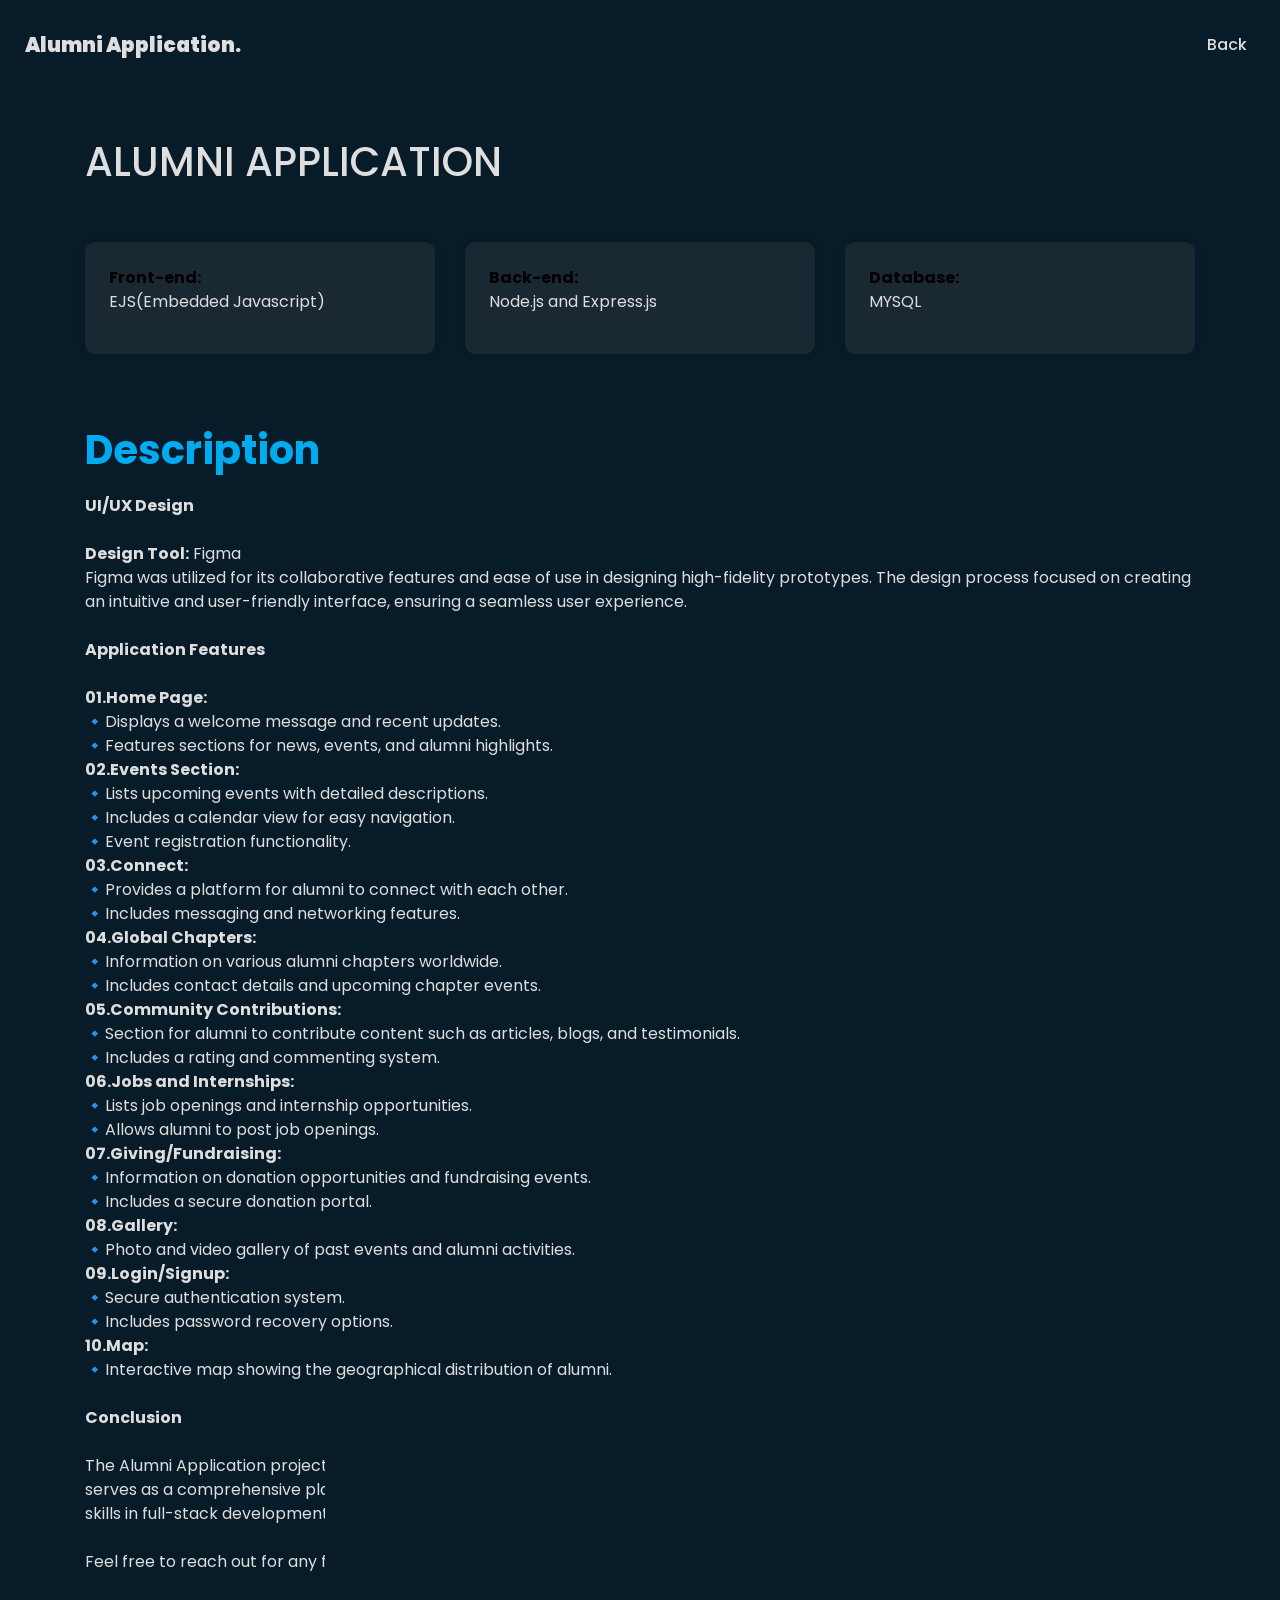
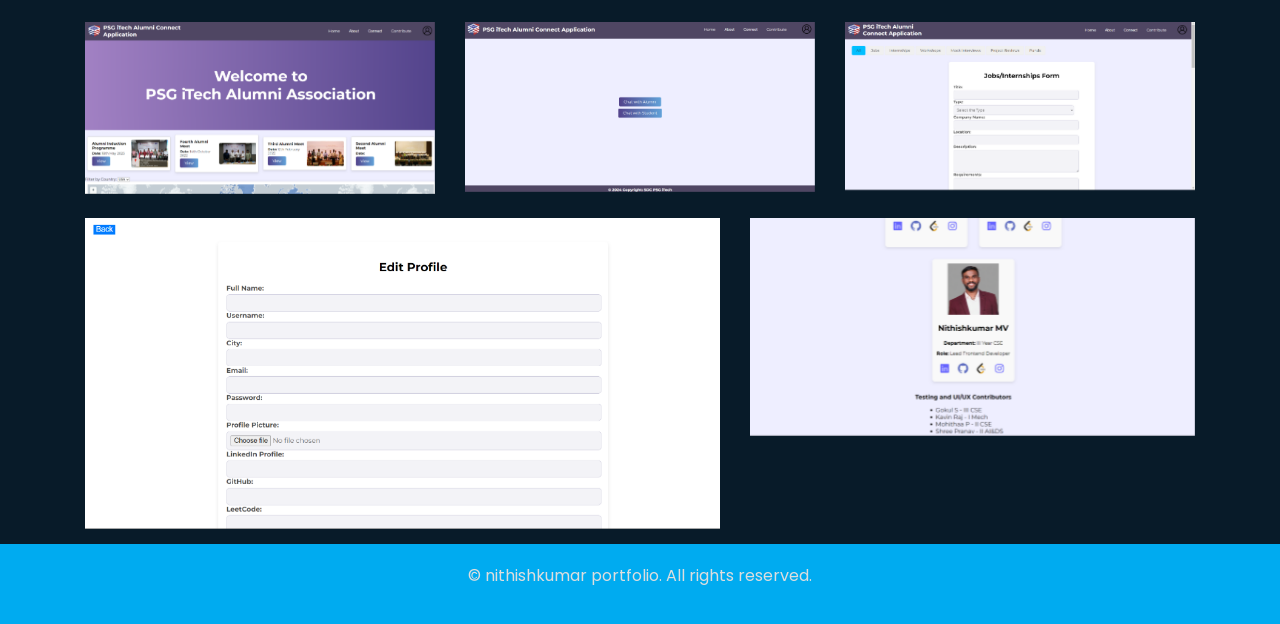
<file: experience/exp_collaborative1.html>
<!DOCTYPE html>
<html lang="en">
<head>
    <meta charset="UTF-8">
    <meta name="viewport" content="width=device-width, initial-scale=1.0">
    <title>Nithishkumar MV Portfolio</title>
    <link href="https://stackpath.bootstrapcdn.com/bootstrap/4.5.2/css/bootstrap.min.css" rel="stylesheet">
    <link rel="stylesheet" href="../css/projectstyle.css">
    <link href="https://fonts.googleapis.com/css2?family=Montserrat:wght@400;700&family=Poppins:wght@300;400;700&display=swap" rel="stylesheet">
    <link rel="stylesheet" href="https://cdnjs.cloudflare.com/ajax/libs/animate.css/4.1.1/animate.min.css"/>
    


</head>

    <!-- Navbar -->
    <nav class="navbar navbar-expand-lg navbar-dark bg-dark">
        <a class="navbar-brand" href="../experience/exp_collaborative1.html"><b>Alumni Application.</b></a>
        <button class="navbar-toggler" type="button" data-toggle="collapse" data-target="#navbarNav" aria-controls="navbarNav" aria-expanded="false" aria-label="Toggle navigation">
            <span class="navbar-toggler-icon"></span>
        </button>
        <div class="collapse navbar-collapse" id="navbarNav">
            <ul class="navbar-nav ml-auto">
                <li class="nav-item"><a class="nav-link" href="../index.html#experience">Back</a></li>
            </ul>
        </div>
    </nav>

    <!--Project title-->
    <section id="title" class="container mt-5 mb-5 animate__animated animate__fadeInLeft">
        <h1>ALUMNI APPLICATION</h1></a>
    </section>

    <!-- Language USed Section -->
    <section id="language" class="container mt-5 mb-5 ">
        <div class="row languageused">
            <div class="col-md-4">
                <div class="project-card animate__animated animate__backInLeft">
                    <strong>Front-end:</strong><p>EJS(Embedded Javascript)</p>
                </div>            
            </div>
            <div class="col-md-4">
                <div class="project-card animate__animated animate__backInDown">
                    <strong>Back-end:</strong><p>Node.js and Express.js</p>
                </div>            
            </div>
            <div class="col-md-4">
                <div class="project-card animate__animated animate__backInRight">
                    <strong>Database:</strong><p>MYSQL</p>
                </div>            
            </div>
        </div>
    </section>
    <!-- Description Section -->
    <!-- Description Section -->
    <section id="description" class="container mt-5 mb-5 animate__animated animate__fadeIn">
        <h2>Description</h2>
        <p>
            <b>UI/UX Design</b><br><br>
            <b>Design Tool:</b> Figma<br>
            
            Figma was utilized for its collaborative features and ease of use in designing high-fidelity prototypes. The design process focused on creating an intuitive and user-friendly interface, ensuring a seamless user experience.
            <br><br>
            <!--application feature-->
            <b>Application Features</b><br><br>
           <b> 01.Home Page:</b><br>
            
            🔹Displays a welcome message and recent updates.<br>
            🔹Features sections for news, events, and alumni highlights.<br>
            <b>02.Events Section:</b><br>
            
            🔹Lists upcoming events with detailed descriptions.<br>
            🔹Includes a calendar view for easy navigation.<br>
            🔹Event registration functionality.<br>
           <b> 03.Connect:</b><br>
            
            🔹Provides a platform for alumni to connect with each other.<br>
            🔹Includes messaging and networking features.<br>
            <b>04.Global Chapters:</b><br>
            
            🔹Information on various alumni chapters worldwide.<br>
            🔹Includes contact details and upcoming chapter events.<br>
            <b>05.Community Contributions:</b><br>
            
            🔹Section for alumni to contribute content such as articles, blogs, and testimonials.<br>
            🔹Includes a rating and commenting system.<br>
            <b>06.Jobs and Internships:</b>
            <br>
           🔹Lists job openings and internship opportunities.<br>
           🔹Allows alumni to post job openings.<br>
            <b>07.Giving/Fundraising:</b><br>
            
           🔹Information on donation opportunities and fundraising events.<br>
           🔹Includes a secure donation portal.<br>
            <b>08.Gallery:</b><br>
            
            🔹Photo and video gallery of past events and alumni activities.<br>
            <b>09.Login/Signup:</b><br>
            
            🔹Secure authentication system.<br>
            🔹Includes password recovery options.<br>
            <b>10.Map:</b><br>
            
            🔹Interactive map showing the geographical distribution of alumni.<br><br>

            <b>Conclusion</b><br><br>
            The Alumni Application project showcases the effective use of EJS for dynamic web content and Figma for UI/UX design. The application serves as a comprehensive platform for alumni engagement, providing valuable resources and opportunities. This project exemplifies my skills in full-stack development and design, making it a valuable addition to my professional portfolio.
            <br><br>
            Feel free to reach out for any further details or collaboration opportunities.</p>
    </section>

    <!--Image layout section-->
    <div class="container mt-5 animate__animated animate__zoomInDown">
        <div class="row">
            <div class="col-md-4 mb-4">
                <div class="gallery-item ">
                    <img src="../images/gallery/a1.png" alt="Image 1" class="img-fluid zoom-img">
                </div>
            </div>
            <div class="col-md-4 mb-4">
                <div class="gallery-item">
                    <img src="../images/gallery/a2.png" alt="Image 2" class="img-fluid zoom-img">
                </div>
            </div>
            <div class="col-md-4 mb-4">
                <div class="gallery-item">
                    <img src="../images/gallery/a3.png" alt="Image 3" class="img-fluid zoom-img">
                </div>
            </div>
            <div class="col-md-7 mb-3">
                <div class="gallery-item">
                    <img src="../images/gallery/a4.png" alt="Image 3" class="img-fluid zoom-img">
                </div>
            </div>
            <div class="col-md-5 mb-4">
                <div class="gallery-item">
                    <img src="../images/gallery/a5.png" alt="Image 3" class="img-fluid zoom-img">
                </div>
            </div>
        </div>
    </div>

    <script src="https://code.jquery.com/jquery-3.5.1.slim.min.js"></script>
    <script src="https://cdn.jsdelivr.net/npm/@popperjs/core@2.5.4/dist/umd/popper.min.js"></script>
    <script src="https://stackpath.bootstrapcdn.com/bootstrap/4.5.2/js/bootstrap.min.js"></script>
    
    <footer id="footer">
        <p>&copy; nithishkumar portfolio. All rights reserved.</p>
    </footer>
    
</body>
</html>
</file>
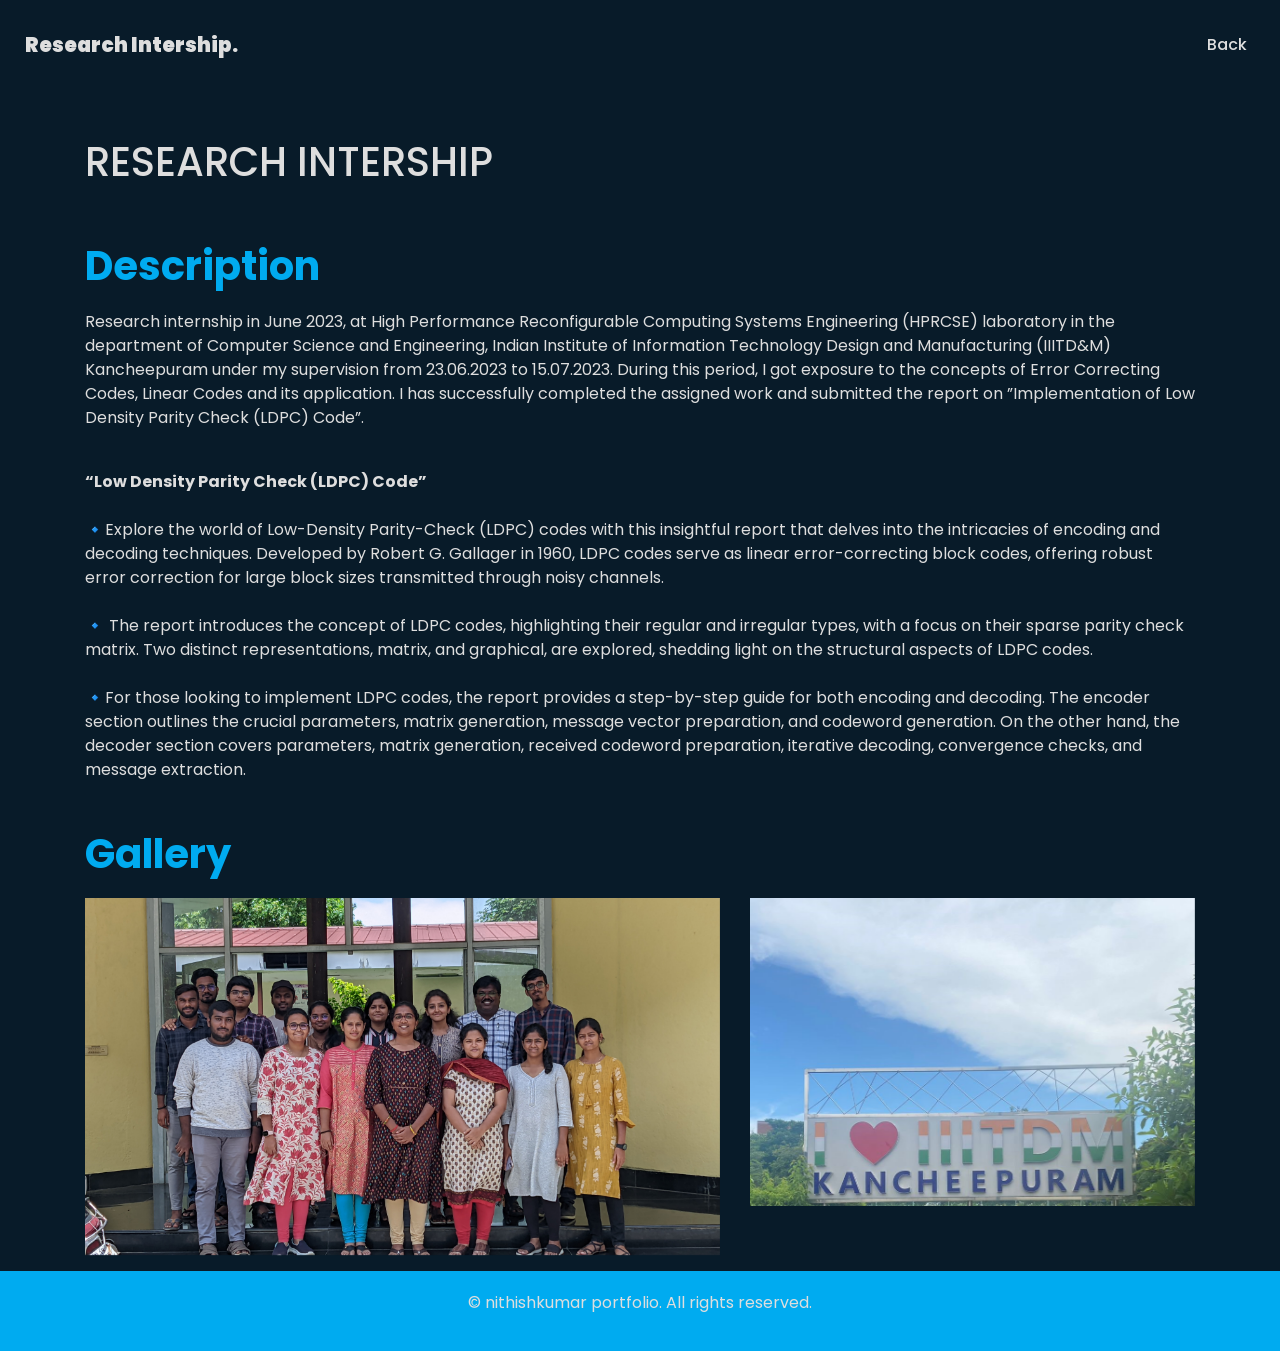
<file: experience/exp_researchintership.html>
<!DOCTYPE html>
<html lang="en">
<head>
    <meta charset="UTF-8">
    <meta name="viewport" content="width=device-width, initial-scale=1.0">
    <title>Nithishkumar MV Portfolio</title>
    <link href="https://stackpath.bootstrapcdn.com/bootstrap/4.5.2/css/bootstrap.min.css" rel="stylesheet">
    <link rel="stylesheet" href="../css/projectstyle.css">
    <link href="https://fonts.googleapis.com/css2?family=Montserrat:wght@400;700&family=Poppins:wght@300;400;700&display=swap" rel="stylesheet">
    <link rel="stylesheet" href="https://cdnjs.cloudflare.com/ajax/libs/animate.css/4.1.1/animate.min.css"/>
    


</head>

    <!-- Navbar -->
    <nav class="navbar navbar-expand-lg navbar-dark bg-dark">
        <a class="navbar-brand" href="../experience/exp_researchintership.html"><b>Research Intership.</b></a>
        <button class="navbar-toggler" type="button" data-toggle="collapse" data-target="#navbarNav" aria-controls="navbarNav" aria-expanded="false" aria-label="Toggle navigation">
            <span class="navbar-toggler-icon"></span>
        </button>
        <div class="collapse navbar-collapse" id="navbarNav">
            <ul class="navbar-nav ml-auto">
                <li class="nav-item"><a class="nav-link" href="../index.html#experience">Back</a></li>
            </ul>
        </div>
    </nav>

    <!--Project title-->
    <section id="title" class="container mt-5 mb-5 animate__animated animate__fadeInLeft">
        <h1>RESEARCH INTERSHIP</h1></a>
    </section>

    <!-- Language USed Section -->
   <!--<section id="language" class="container mt-5 mb-5 animate__animated animate__fadeInRight">
        <div class="row languageused">
            <div class="col-md-4">
                <div class="project-card">
                    <strong>Front-end:</strong><p>EJS(Embedded Javascript)</p>
                </div>            
            </div>
            <div class="col-md-4">
                <div class="project-card">
                    <strong>Back-end:</strong><p>Node.js and Express.js</p>
                </div>            
            </div>
            <div class="col-md-4">
                <div class="project-card">
                    <strong>Database:</strong><p>MYSQL</p>
                </div>            
            </div>
        </div>
    </section>-->
    <!-- Description Section -->
    <section id="description" class="container mt-5 mb-5 animate__animated animate__fadeIn">
        <h2>Description</h2>
        <p>Research internship in June 2023, at High Performance
            Reconfigurable Computing Systems Engineering (HPRCSE) laboratory in the department of
            Computer Science and Engineering, Indian Institute of Information Technology Design and
            Manufacturing (IIITD&M) Kancheepuram under my supervision from 23.06.2023 to
            15.07.2023. During this period, I got exposure to the concepts of Error Correcting Codes,
            Linear Codes and its application. I has successfully completed the assigned work and submitted the report on
            ”Implementation of Low Density Parity Check (LDPC) Code”.</p>
        <p><br><b>“Low Density Parity Check (LDPC) Code”</b><br><br>🔹Explore the world of Low-Density Parity-Check (LDPC) codes with this insightful report that
            delves into the intricacies of encoding and decoding techniques. Developed by Robert G. Gallager in
            1960, LDPC codes serve as linear error-correcting block codes, offering robust error correction for
            large block sizes transmitted through noisy channels.<br><br>
            🔹 The report introduces the concept of LDPC codes, highlighting their regular and irregular types,
            with a focus on their sparse parity check matrix. Two distinct representations, matrix, and graphical,
            are explored, shedding light on the structural aspects of LDPC codes.<br><br>                                                   
            🔹For those looking to implement LDPC codes, the report provides a step-by-step guide for both
            encoding and decoding. The encoder section outlines the crucial parameters, matrix generation,
            message vector preparation, and codeword generation. On the other hand, the decoder section covers
            parameters, matrix generation, received codeword preparation, iterative decoding, convergence
            checks, and message extraction.</p>
    </section>

    <!--Image layout section-->
    <div id="Gallery" class="container mt-5 animate__animated animate__zoomInDown">
        <h2>Gallery</h2>
        <div class="row">
            <div class="col-md-7 mb-3">
                <div class="gallery-item">
                    <img src="../images/gallery/k2.jpg" alt="Image 3" class="img-fluid zoom-img">
                </div>
            </div>
            <div class="col-md-5 mb-4">
                <div class="gallery-item">
                    <img src="../images/gallery/k1.jpg" alt="Image 3" class="img-fluid zoom-img">
                </div>
            </div>
        </div>
    </div>

    <script src="https://code.jquery.com/jquery-3.5.1.slim.min.js"></script>
    <script src="https://cdn.jsdelivr.net/npm/@popperjs/core@2.5.4/dist/umd/popper.min.js"></script>
    <script src="https://stackpath.bootstrapcdn.com/bootstrap/4.5.2/js/bootstrap.min.js"></script>
    
    <footer id="footer">
        <p>&copy; nithishkumar portfolio. All rights reserved.</p>
    </footer>
    
</body>
</html>
</file>
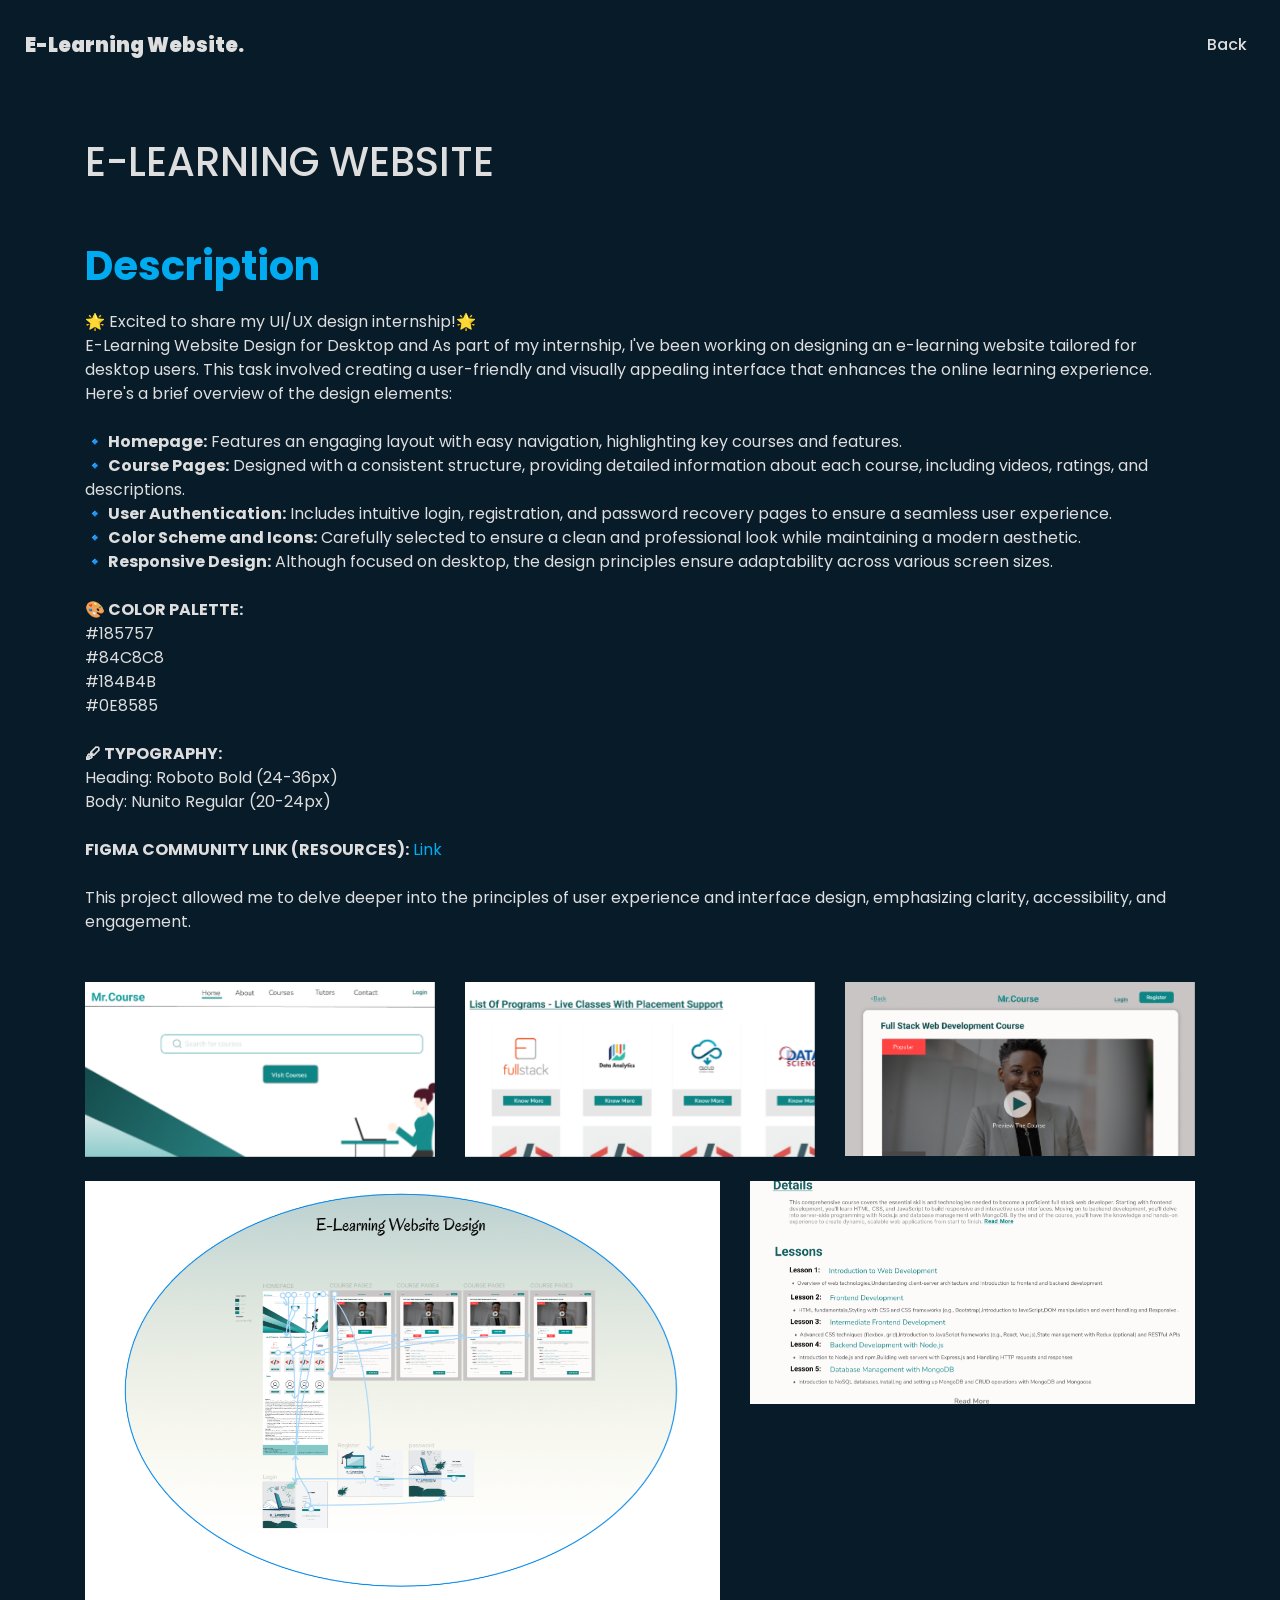
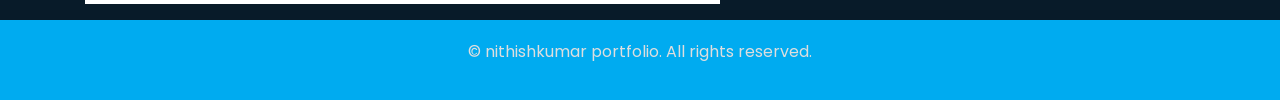
<file: experience/exp_uiux1.html>
<!DOCTYPE html>
<html lang="en">
<head>
    <meta charset="UTF-8">
    <meta name="viewport" content="width=device-width, initial-scale=1.0">
    <title>Nithishkumar MV Portfolio</title>
    <link href="https://stackpath.bootstrapcdn.com/bootstrap/4.5.2/css/bootstrap.min.css" rel="stylesheet">
    <link rel="stylesheet" href="../css/projectstyle.css">
    <link href="https://fonts.googleapis.com/css2?family=Montserrat:wght@400;700&family=Poppins:wght@300;400;700&display=swap" rel="stylesheet">
    <link rel="stylesheet" href="https://cdnjs.cloudflare.com/ajax/libs/animate.css/4.1.1/animate.min.css"/>
    


</head>

    <!-- Navbar -->
    <nav class="navbar navbar-expand-lg navbar-dark bg-dark">
        <a class="navbar-brand" href="../experience/exp_uiux1.html"><b>E-Learning Website.</b></a>
        <button class="navbar-toggler" type="button" data-toggle="collapse" data-target="#navbarNav" aria-controls="navbarNav" aria-expanded="false" aria-label="Toggle navigation">
            <span class="navbar-toggler-icon"></span>
        </button>
        <div class="collapse navbar-collapse" id="navbarNav">
            <ul class="navbar-nav ml-auto">
                <li class="nav-item"><a class="nav-link" href="../index.html#experience">Back</a></li>
            </ul>
        </div>
    </nav>

    <!--Project title-->
    <section id="title" class="container mt-5 mb-5 animate__animated animate__fadeInLeft">
        <h1>E-LEARNING WEBSITE</h1></a>
    </section>

    <!-- Language USed Section -->
    <!--<section id="language" class="container mt-5 mb-5 animate__animated animate__fadeInRight">
        <div class="row languageused">
            <div class="col-md-4">
                <div class="project-card">
                    <strong>Front-end:</strong><p>EJS(Embedded Javascript)</p>
                </div>            
            </div>
            <div class="col-md-4">
                <div class="project-card">
                    <strong>Back-end:</strong><p>EJS(Embedded Javascript)</p>
                </div>            
            </div>
            <div class="col-md-4">
                <div class="project-card">
                    <strong>Database:</strong><p>EJS(Embedded Javascript)</p>
                </div>            
            </div>
        </div>
    </section>-->
    <!-- Description Section -->
    <section id="description" class="container mt-5 mb-5 animate__animated animate__fadeIn">
        <h2>Description</h2>
        <p>🌟 Excited to share my UI/UX design internship!🌟<br>E-Learning Website Design for Desktop and As part of my internship, I've been working on designing an e-learning website tailored for desktop users. This task involved creating a user-friendly and visually appealing interface that enhances the online learning experience. Here's a brief overview of the design elements:
           <br> <br><b>🔹 Homepage:</b> Features an engaging layout with easy navigation, highlighting key courses and features.
            
            <br><b>🔹 Course Pages:</b> Designed with a consistent structure, providing detailed information about each course, including videos, ratings, and descriptions.
            
            <br><b>🔹 User Authentication:</b> Includes intuitive login, registration, and password recovery pages to ensure a seamless user experience.
            
            <br><b>🔹 Color Scheme and Icons:</b> Carefully selected to ensure a clean and professional look while maintaining a modern aesthetic.
            
            <br><b>🔹 Responsive Design:</b> Although focused on desktop, the design principles ensure adaptability across various screen sizes.
            
            <br><br><b>🎨 COLOR PALETTE:</b>
            <br>#185757<br>#84C8C8<br>#184B4B<br>#0E8585
           <br><br> 
            <b>🖋 TYPOGRAPHY:</b>
            <br> Heading: Roboto Bold (24-36px)
            <br> Body: Nunito Regular (20-24px)
            
            <br> <br> <b>FIGMA COMMUNITY LINK (RESOURCES):</b>
            <a href="https://www.figma.com/community/file/1342917723839530890/e-learning-websitetask-1" target="_blank" style="color: #00abf0;">Link</a>
            
            <br> <br> This project allowed me to delve deeper into the principles of user experience and interface design, emphasizing clarity, accessibility, and engagement.</p>
    </section>

    <!--Image layout section-->
    <div class="container mt-5 animate__animated animate__zoomInDown">
        <div class="row">
            <div class="col-md-4 mb-4">
                <div class="gallery-item ">
                    <img src="../images/gallery/uiux2.png" alt="Image 1" class="img-fluid zoom-img">
                </div>
            </div>
            <div class="col-md-4 mb-4">
                <div class="gallery-item">
                    <img src="../images/gallery/uiux3.png" alt="Image 2" class="img-fluid zoom-img">
                </div>
            </div>
            <div class="col-md-4 mb-4">
                <div class="gallery-item">
                    <img src="../images/gallery/uiux4.png" alt="Image 3" class="img-fluid zoom-img">
                </div>
            </div>
            <div class="col-md-7 mb-3">
                <div class="gallery-item">
                    <img src="../images/gallery/uiux1.png" alt="Image 3" class="img-fluid zoom-img">
                </div>
            </div>
            <div class="col-md-5 mb-4">
                <div class="gallery-item">
                    <img src="../images/gallery/uiux5.png" alt="Image 3" class="img-fluid zoom-img">
                </div>
            </div>
        </div>
    </div>

    <script src="https://code.jquery.com/jquery-3.5.1.slim.min.js"></script>
    <script src="https://cdn.jsdelivr.net/npm/@popperjs/core@2.5.4/dist/umd/popper.min.js"></script>
    <script src="https://stackpath.bootstrapcdn.com/bootstrap/4.5.2/js/bootstrap.min.js"></script>
    
    <footer id="footer">
        <p>&copy; nithishkumar portfolio. All rights reserved.</p>
    </footer>
    
</body>
</html>
</file>
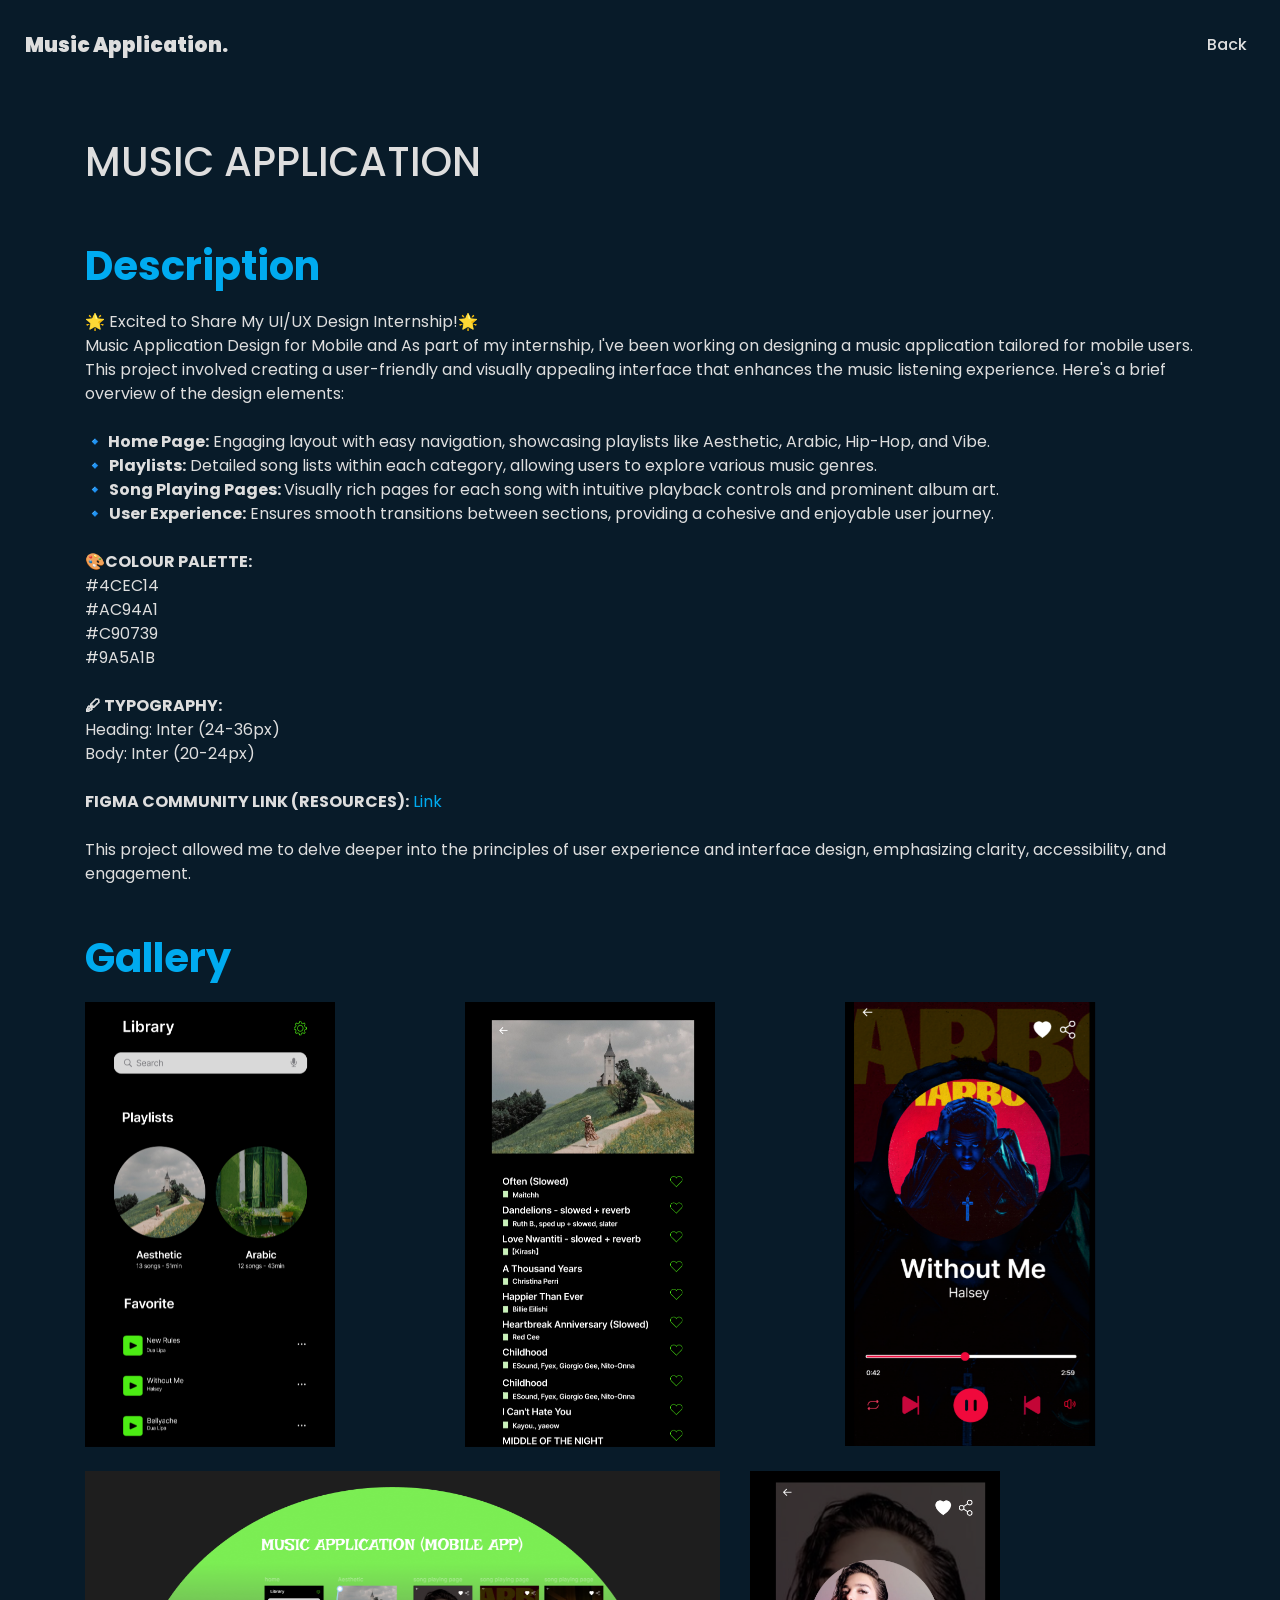
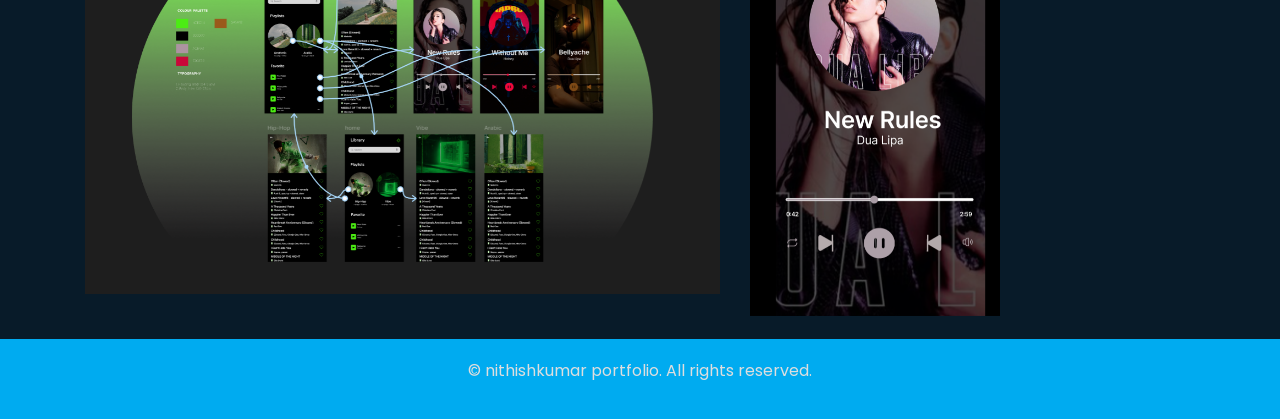
<file: experience/exp_uiux2.html>
<!DOCTYPE html>
<html lang="en">
<head>
    <meta charset="UTF-8">
    <meta name="viewport" content="width=device-width, initial-scale=1.0">
    <title>Nithishkumar MV Portfolio</title>
    <link href="https://stackpath.bootstrapcdn.com/bootstrap/4.5.2/css/bootstrap.min.css" rel="stylesheet">
    <link rel="stylesheet" href="../css/projectstyle.css">
    <link href="https://fonts.googleapis.com/css2?family=Montserrat:wght@400;700&family=Poppins:wght@300;400;700&display=swap" rel="stylesheet">
    <link rel="stylesheet" href="https://cdnjs.cloudflare.com/ajax/libs/animate.css/4.1.1/animate.min.css"/>
    


</head>

    <!-- Navbar -->
    <nav class="navbar navbar-expand-lg navbar-dark bg-dark">
        <a class="navbar-brand" href="../experience/exp_uiux2.html"><b>Music Application.</b></a>
        <button class="navbar-toggler" type="button" data-toggle="collapse" data-target="#navbarNav" aria-controls="navbarNav" aria-expanded="false" aria-label="Toggle navigation">
            <span class="navbar-toggler-icon"></span>
        </button>
        <div class="collapse navbar-collapse" id="navbarNav">
            <ul class="navbar-nav ml-auto">
                <li class="nav-item"><a class="nav-link" href="../index.html#experience">Back</a></li>
            </ul>
        </div>
    </nav>

    <!--Project title-->
    <section id="title" class="container mt-5 mb-5 animate__animated animate__fadeInLeft">
        <h1>MUSIC APPLICATION</h1></a>
    </section>

    <!-- Language USed Section -->
    <!--<section id="language" class="container mt-5 mb-5 animate__animated animate__fadeInRight">
        <div class="row languageused">
            <div class="col-md-4">
                <div class="project-card">
                    <strong>Front-end:</strong><p>EJS(Embedded Javascript)</p>
                </div>            
            </div>
            <div class="col-md-4">
                <div class="project-card">
                    <strong>Back-end:</strong><p>EJS(Embedded Javascript)</p>
                </div>            
            </div>
            <div class="col-md-4">
                <div class="project-card">
                    <strong>Database:</strong><p>EJS(Embedded Javascript)</p>
                </div>            
            </div>
        </div>
    </section>-->
    <!-- Description Section -->
    <section id="description" class="container mt-5 mb-5 animate__animated animate__fadeIn">
        <h2>Description</h2>
        <p>
            🌟 Excited to Share My UI/UX Design Internship!🌟
            <br>Music Application Design for Mobile and As part of my internship, I've been working on designing a music application tailored for mobile users. This project involved creating a user-friendly and visually appealing interface that enhances the music listening experience. Here's a brief overview of the design elements:
        
            <br> <br><b>🔹 Home Page:</b> Engaging layout with easy navigation, showcasing playlists like Aesthetic, Arabic, Hip-Hop, and Vibe.
            <br>🔹 <b>Playlists:</b> Detailed song lists within each category, allowing users to explore various music genres.
            <br>🔹 <b>Song Playing Pages: </b>Visually rich pages for each song with intuitive playback controls and prominent album art.
            <br>🔹 <b>User Experience:</b> Ensures smooth transitions between sections, providing a cohesive and enjoyable user journey.
            <br><br><b>🎨COLOUR PALETTE:</b>
            <br>#4CEC14<br>#AC94A1<br>#C90739<br>#9A5A1B
            <br><br><b>🖋 TYPOGRAPHY:</b>
            <br>Heading: Inter (24-36px)<br>Body: Inter (20-24px)
            <br> <br> <b>FIGMA COMMUNITY LINK (RESOURCES):</b>
            <a href="https://www.figma.com/community/file/1342917723839530890/e-learning-websitetask-1" target="_blank" style="color: #00abf0;">Link</a>
            
            <br> <br> This project allowed me to delve deeper into the principles of user experience and interface design, emphasizing clarity, accessibility, and engagement.
        
        </p>

    </section>

    <!--Image layout section-->
    <div id="Gallery" class="container mt-5 animate__animated animate__zoomInDown">
        <h2>Gallery</h2>
        <div class="row">
            <div class="col-md-4 mb-4">
                <div class="gallery-item ">
                    <img src="../images/gallery/m1.png" width="250px" height="400px" alt="Image 1" class="img-fluid zoom-img">
                </div>
            </div>
            <div class="col-md-4 mb-4">
                <div class="gallery-item">
                    <img src="../images/gallery/m2.png"  width="250px" height="400px" alt="Image 2" class="img-fluid zoom-img">
                </div>
            </div>
            <div class="col-md-4 mb-4">
                <div class="gallery-item">
                    <img src="../images/gallery/m3.png"  width="250px" height="400px" alt="Image 3" class="img-fluid zoom-img">
                </div>
            </div>
            <div class="col-md-7 mb-3">
                <div class="gallery-item">
                    <img src="../images/gallery/m5.png"      alt="Image 3" class="img-fluid zoom-img">
                </div>
            </div>
            <div class="col-md-5 mb-4">
                <div class="gallery-item">
                    <img src="../images/gallery/m4.png"  width="250px" height="400px" alt="Image 3" class="img-fluid zoom-img">
                </div>
            </div>
        </div>
    </div>

    <script src="https://code.jquery.com/jquery-3.5.1.slim.min.js"></script>
    <script src="https://cdn.jsdelivr.net/npm/@popperjs/core@2.5.4/dist/umd/popper.min.js"></script>
    <script src="https://stackpath.bootstrapcdn.com/bootstrap/4.5.2/js/bootstrap.min.js"></script>
    
    <footer id="footer">
        <p>&copy; nithishkumar portfolio. All rights reserved.</p>
    </footer>
    
</body>
</html>
</file>
<file: css/projectstyle.css>
@import url('https://fonts.googleapis.com/css2?family=Poppins:wght@300;400;500;600;700;800;900&display=swap');

* {
    margin: 0;
    padding: 0;
    box-sizing: border-box;
    text-decoration: none;
    border: none;
    outline: none;
    scroll-behavior: smooth;
    font-family: 'Poppins', sans-serif;
}

body{
  background-color: #081b29!important;  
}
body a {
  color: #00abf0!important;
}
/*style for navbar section*/
.navbar {
  background-color: transparent!important;
  padding: 25px!important;
  font-weight: 600 !important;
}

.navbar-brand{
  font-weight: 600;
  color: #dedede!important;

}
.navbar-nav .nav-link {
  font-weight: 500 !important;
}

.navbar-brand:hover{
  color: #00abf0!important;
  filter: drop-shadow(0 0 10px #008bbf);
}
.navbar-nav .nav-link {
  color: #dedede!important;
  font-weight: 500;
  padding: 0.5rem 1rem;
}

.navbar-nav .nav-link:hover { 
  color: #00abf0!important;
  filter: drop-shadow(0 0 10px #008bbf);

}
/*style for title section*/

#title,#titles{
  color: #dedede!important;
  align-items: center;
  display: grid;
}

#title h1:hover{
  color: #00abf0!important;
  filter: drop-shadow(0 0 10px #008bbf);
}

#title a {
  text-decoration: none;
}

#description a{
  color: #00abf0;
}
/*style for language section*/

.project-card {
  background-color: #1a2832 !important;
  padding: 1.5rem;
  margin-bottom: 1.5rem;
  border-radius: 10px;
  box-shadow: 0 0 10px rgba(0, 0, 0, 0.1);
  }
.project-card:hover{
        transform: translateY(-5px); /* Move container up slightly on hover */
        box-shadow: -5px 5px 10px  #00abf0; /* Shadow */
        filter: drop-shadow(0 0 10px #00abf0);
  }
.project-card p {
margin-bottom: 1rem;
color: #dedede;
}

.project-card strong {
  color: #000100;
}

/*style for description section*/

#description h2 ,#Gallery h2{
  font-size: 2.5rem; /* Adjust the font size as needed */
  font-weight: bold; /* Make the title bold */
  color: #00abf0;
  margin-bottom: 20px;

}

#description p {
  color: #dedede;
}
/*style for image section*/

/* Define the keyframes for fade-in and scale-up animation */
@keyframes fadeInScale {
  0% {
    opacity: 0;
    transform: scale(0.8);
  }

  100% {
    opacity: 1;
    transform: scale(1);
  }
}

/* Apply animation to the gallery items */
.gallery-item {
  animation: fadeInScale 0.5s ease both; /* Adjust duration and timing function as needed */
}

/* Optional: If you want to apply the animation on hover */
.gallery-item:hover {
  animation: none; /* Remove animation on hover if not desired */
}

/*style for footer section*/

footer {
  background-color: #00abf0!important;
  color: #fff;
  padding: 20px;
  text-align: center;
}

#footer  {
  color: #dedede;
}
</file>
